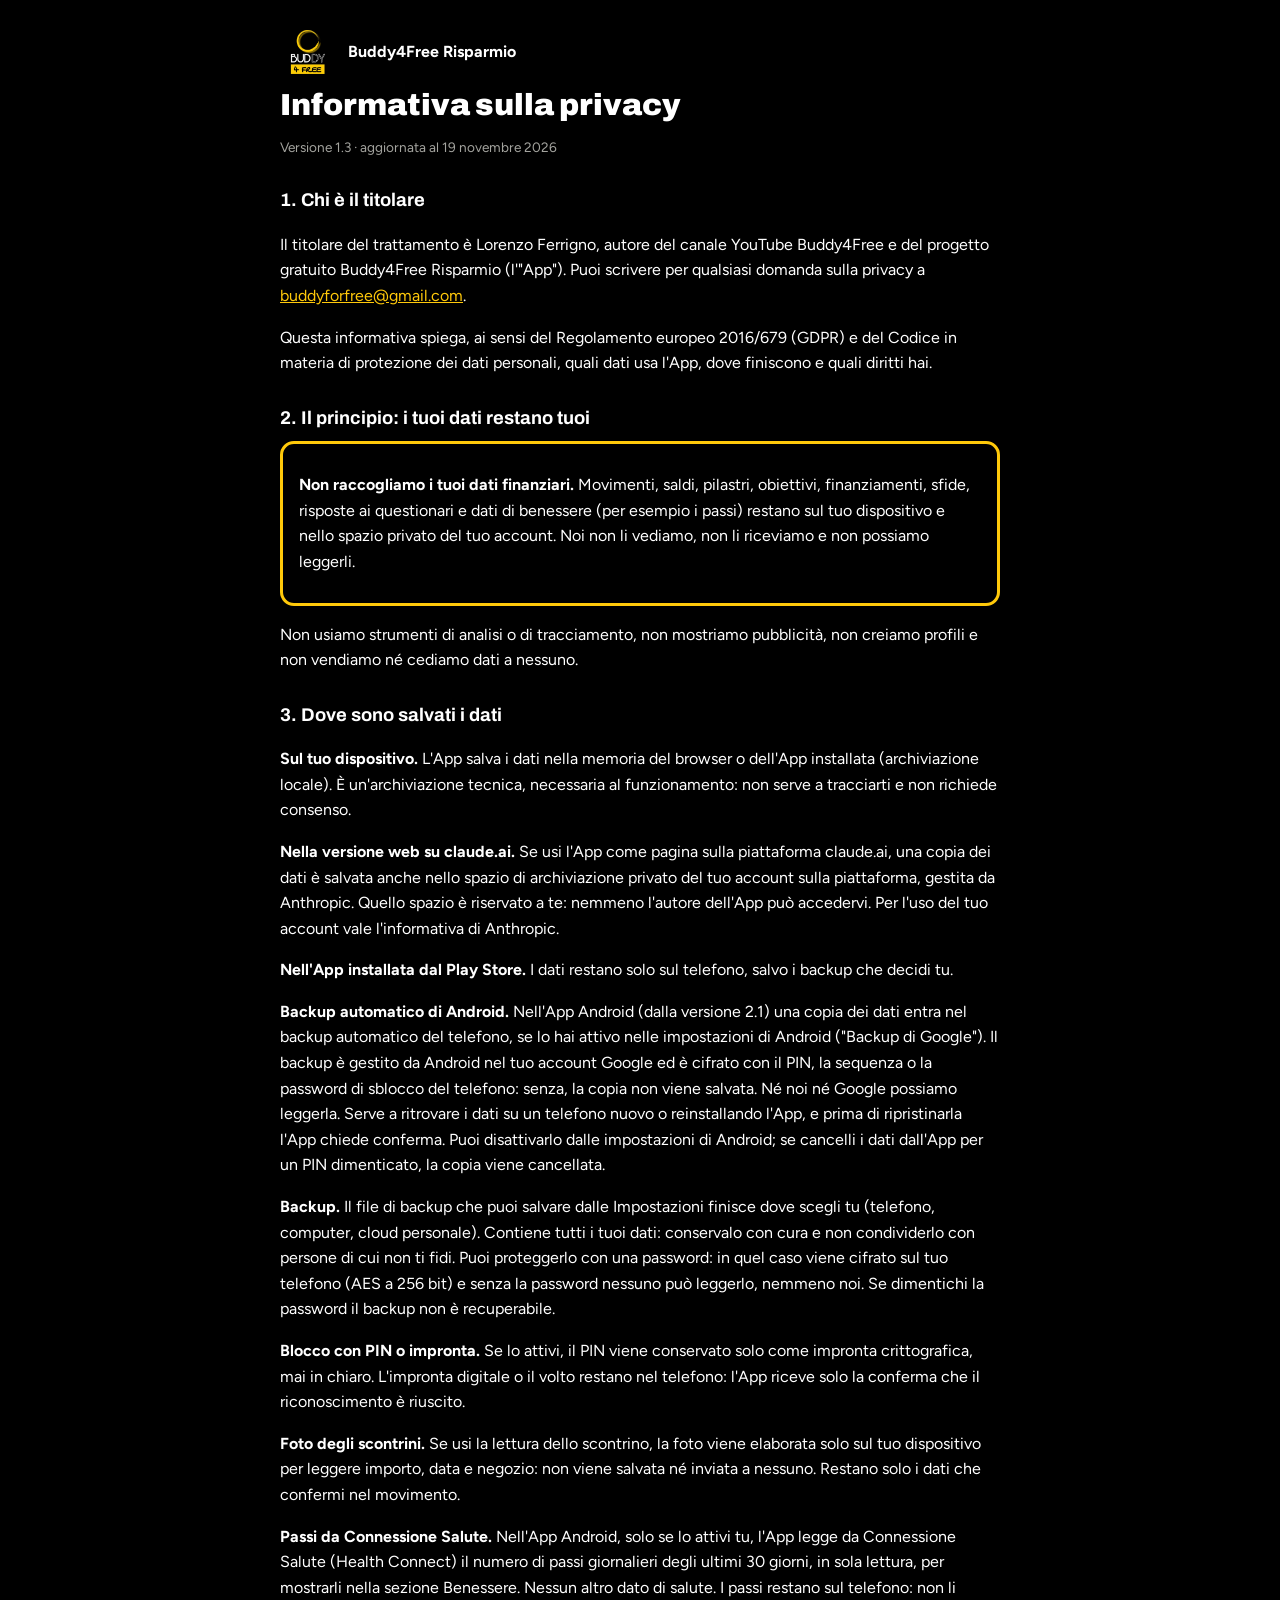
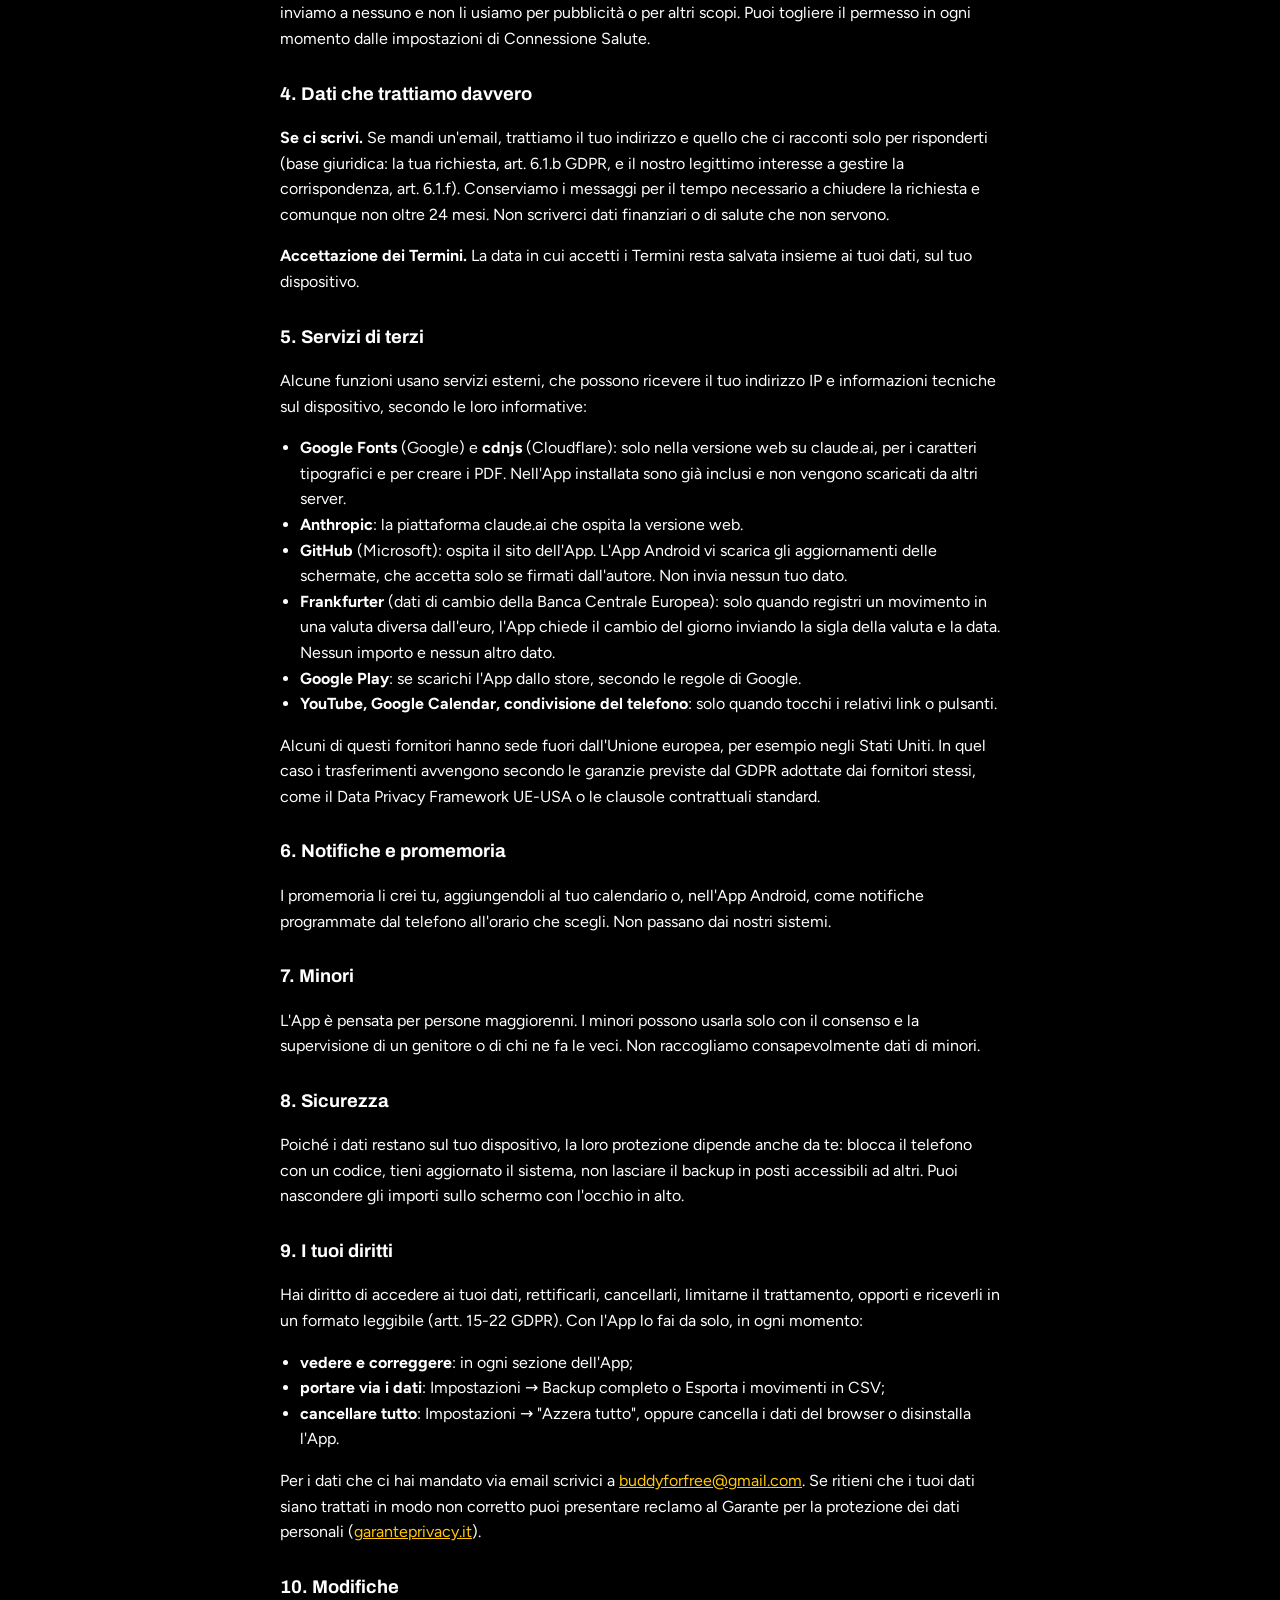
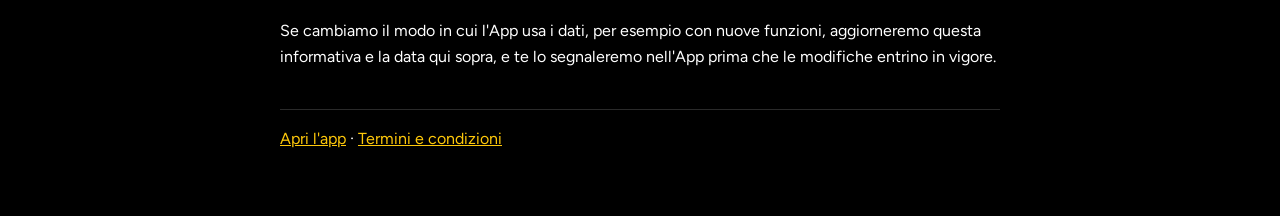
<file: privacy.html>
<!doctype html><html lang="it"><head><meta charset="utf-8"><meta name="viewport" content="width=device-width,initial-scale=1"><meta name="color-scheme" content="dark only"><title>Informativa sulla privacy · Buddy4Free Risparmio</title><link rel="icon" href="icons/icon-192.png"><link rel="stylesheet" href="fonts/fonts.css"><style>
:root{color-scheme:dark}body{margin:0;background:#000;color:#fff;font:16px/1.6 Figtree,system-ui,sans-serif}main{max-width:720px;margin:0 auto;padding:24px 16px 64px}
h1{font-family:Archivo,sans-serif;font-weight:900;font-size:1.9rem;line-height:1.15;margin:8px 0}h2{font-family:Archivo,sans-serif;font-size:1.15rem;margin:28px 0 8px}.muted{color:#A3A39E;font-size:.85rem}
a{color:#FFC90A}.tbox{border:3px solid #FFC90A;border-radius:14px;padding:12px 16px;margin:8px 0}ul{padding-left:20px}header{display:flex;align-items:center;gap:12px}header img{width:56px;height:56px;border-radius:12px}nav{margin-top:40px;border-top:1px solid #2A2A2A;padding-top:16px}
.y{color:#FFC90A}</style></head><body><main><header><img src="icons/icon-192.png" alt=""><b>Buddy4Free Risparmio</b></header><h1>Informativa sulla privacy</h1><p class="muted">Versione 1.3 · aggiornata al 19 novembre 2026</p>
<h2>1. Chi è il titolare</h2><p>Il titolare del trattamento è Lorenzo Ferrigno, autore del canale YouTube Buddy4Free e del progetto gratuito Buddy4Free Risparmio (l'"App"). Puoi scrivere per qualsiasi domanda sulla privacy a <a class="y" href="mailto:buddyforfree@gmail.com">buddyforfree@gmail.com</a>.</p><p>Questa informativa spiega, ai sensi del Regolamento europeo 2016/679 (GDPR) e del Codice in materia di protezione dei dati personali, quali dati usa l'App, dove finiscono e quali diritti hai.</p>
<h2>2. Il principio: i tuoi dati restano tuoi</h2><div class="tbox"><p><b>Non raccogliamo i tuoi dati finanziari.</b> Movimenti, saldi, pilastri, obiettivi, finanziamenti, sfide, risposte ai questionari e dati di benessere (per esempio i passi) restano sul tuo dispositivo e nello spazio privato del tuo account. Noi non li vediamo, non li riceviamo e non possiamo leggerli.</p></div><p>Non usiamo strumenti di analisi o di tracciamento, non mostriamo pubblicità, non creiamo profili e non vendiamo né cediamo dati a nessuno.</p>
<h2>3. Dove sono salvati i dati</h2><p><b>Sul tuo dispositivo.</b> L'App salva i dati nella memoria del browser o dell'App installata (archiviazione locale). È un'archiviazione tecnica, necessaria al funzionamento: non serve a tracciarti e non richiede consenso.</p><p><b>Nella versione web su claude.ai.</b> Se usi l'App come pagina sulla piattaforma claude.ai, una copia dei dati è salvata anche nello spazio di archiviazione privato del tuo account sulla piattaforma, gestita da Anthropic. Quello spazio è riservato a te: nemmeno l'autore dell'App può accedervi. Per l'uso del tuo account vale l'informativa di Anthropic.</p><p><b>Nell'App installata dal Play Store.</b> I dati restano solo sul telefono, salvo i backup che decidi tu.</p><p><b>Backup automatico di Android.</b> Nell'App Android (dalla versione 2.1) una copia dei dati entra nel backup automatico del telefono, se lo hai attivo nelle impostazioni di Android ("Backup di Google"). Il backup è gestito da Android nel tuo account Google ed è cifrato con il PIN, la sequenza o la password di sblocco del telefono: senza, la copia non viene salvata. Né noi né Google possiamo leggerla. Serve a ritrovare i dati su un telefono nuovo o reinstallando l'App, e prima di ripristinarla l'App chiede conferma. Puoi disattivarlo dalle impostazioni di Android; se cancelli i dati dall'App per un PIN dimenticato, la copia viene cancellata.</p><p><b>Backup.</b> Il file di backup che puoi salvare dalle Impostazioni finisce dove scegli tu (telefono, computer, cloud personale). Contiene tutti i tuoi dati: conservalo con cura e non condividerlo con persone di cui non ti fidi. Puoi proteggerlo con una password: in quel caso viene cifrato sul tuo telefono (AES a 256 bit) e senza la password nessuno può leggerlo, nemmeno noi. Se dimentichi la password il backup non è recuperabile.</p><p><b>Blocco con PIN o impronta.</b> Se lo attivi, il PIN viene conservato solo come impronta crittografica, mai in chiaro. L'impronta digitale o il volto restano nel telefono: l'App riceve solo la conferma che il riconoscimento è riuscito.</p><p><b>Foto degli scontrini.</b> Se usi la lettura dello scontrino, la foto viene elaborata solo sul tuo dispositivo per leggere importo, data e negozio: non viene salvata né inviata a nessuno. Restano solo i dati che confermi nel movimento.</p><p><b>Passi da Connessione Salute.</b> Nell'App Android, solo se lo attivi tu, l'App legge da Connessione Salute (Health Connect) il numero di passi giornalieri degli ultimi 30 giorni, in sola lettura, per mostrarli nella sezione Benessere. Nessun altro dato di salute. I passi restano sul telefono: non li inviamo a nessuno e non li usiamo per pubblicità o per altri scopi. Puoi togliere il permesso in ogni momento dalle impostazioni di Connessione Salute.</p>
<h2>4. Dati che trattiamo davvero</h2><p><b>Se ci scrivi.</b> Se mandi un'email, trattiamo il tuo indirizzo e quello che ci racconti solo per risponderti (base giuridica: la tua richiesta, art. 6.1.b GDPR, e il nostro legittimo interesse a gestire la corrispondenza, art. 6.1.f). Conserviamo i messaggi per il tempo necessario a chiudere la richiesta e comunque non oltre 24 mesi. Non scriverci dati finanziari o di salute che non servono.</p><p><b>Accettazione dei Termini.</b> La data in cui accetti i Termini resta salvata insieme ai tuoi dati, sul tuo dispositivo.</p>
<h2>5. Servizi di terzi</h2><p>Alcune funzioni usano servizi esterni, che possono ricevere il tuo indirizzo IP e informazioni tecniche sul dispositivo, secondo le loro informative:</p><ul><li><b>Google Fonts</b> (Google) e <b>cdnjs</b> (Cloudflare): solo nella versione web su claude.ai, per i caratteri tipografici e per creare i PDF. Nell'App installata sono già inclusi e non vengono scaricati da altri server.</li><li><b>Anthropic</b>: la piattaforma claude.ai che ospita la versione web.</li><li><b>GitHub</b> (Microsoft): ospita il sito dell'App. L'App Android vi scarica gli aggiornamenti delle schermate, che accetta solo se firmati dall'autore. Non invia nessun tuo dato.</li><li><b>Frankfurter</b> (dati di cambio della Banca Centrale Europea): solo quando registri un movimento in una valuta diversa dall'euro, l'App chiede il cambio del giorno inviando la sigla della valuta e la data. Nessun importo e nessun altro dato.</li><li><b>Google Play</b>: se scarichi l'App dallo store, secondo le regole di Google.</li><li><b>YouTube, Google Calendar, condivisione del telefono</b>: solo quando tocchi i relativi link o pulsanti.</li></ul><p>Alcuni di questi fornitori hanno sede fuori dall'Unione europea, per esempio negli Stati Uniti. In quel caso i trasferimenti avvengono secondo le garanzie previste dal GDPR adottate dai fornitori stessi, come il Data Privacy Framework UE-USA o le clausole contrattuali standard.</p>
<h2>6. Notifiche e promemoria</h2><p>I promemoria li crei tu, aggiungendoli al tuo calendario o, nell'App Android, come notifiche programmate dal telefono all'orario che scegli. Non passano dai nostri sistemi.</p>
<h2>7. Minori</h2><p>L'App è pensata per persone maggiorenni. I minori possono usarla solo con il consenso e la supervisione di un genitore o di chi ne fa le veci. Non raccogliamo consapevolmente dati di minori.</p>
<h2>8. Sicurezza</h2><p>Poiché i dati restano sul tuo dispositivo, la loro protezione dipende anche da te: blocca il telefono con un codice, tieni aggiornato il sistema, non lasciare il backup in posti accessibili ad altri. Puoi nascondere gli importi sullo schermo con l'occhio in alto.</p>
<h2>9. I tuoi diritti</h2><p>Hai diritto di accedere ai tuoi dati, rettificarli, cancellarli, limitarne il trattamento, opporti e riceverli in un formato leggibile (artt. 15-22 GDPR). Con l'App lo fai da solo, in ogni momento:</p><ul><li><b>vedere e correggere</b>: in ogni sezione dell'App;</li><li><b>portare via i dati</b>: Impostazioni → Backup completo o Esporta i movimenti in CSV;</li><li><b>cancellare tutto</b>: Impostazioni → "Azzera tutto", oppure cancella i dati del browser o disinstalla l'App.</li></ul><p>Per i dati che ci hai mandato via email scrivici a <a class="y" href="mailto:buddyforfree@gmail.com">buddyforfree@gmail.com</a>. Se ritieni che i tuoi dati siano trattati in modo non corretto puoi presentare reclamo al Garante per la protezione dei dati personali (<a class="y" href="https://www.garanteprivacy.it" target="_blank" rel="noopener">garanteprivacy.it</a>).</p>
<h2>10. Modifiche</h2><p>Se cambiamo il modo in cui l'App usa i dati, per esempio con nuove funzioni, aggiorneremo questa informativa e la data qui sopra, e te lo segnaleremo nell'App prima che le modifiche entrino in vigore.</p>
<nav><a href="./">Apri l'app</a> · <a href="terms.html">Termini e condizioni</a></nav></main></body></html>
</file>
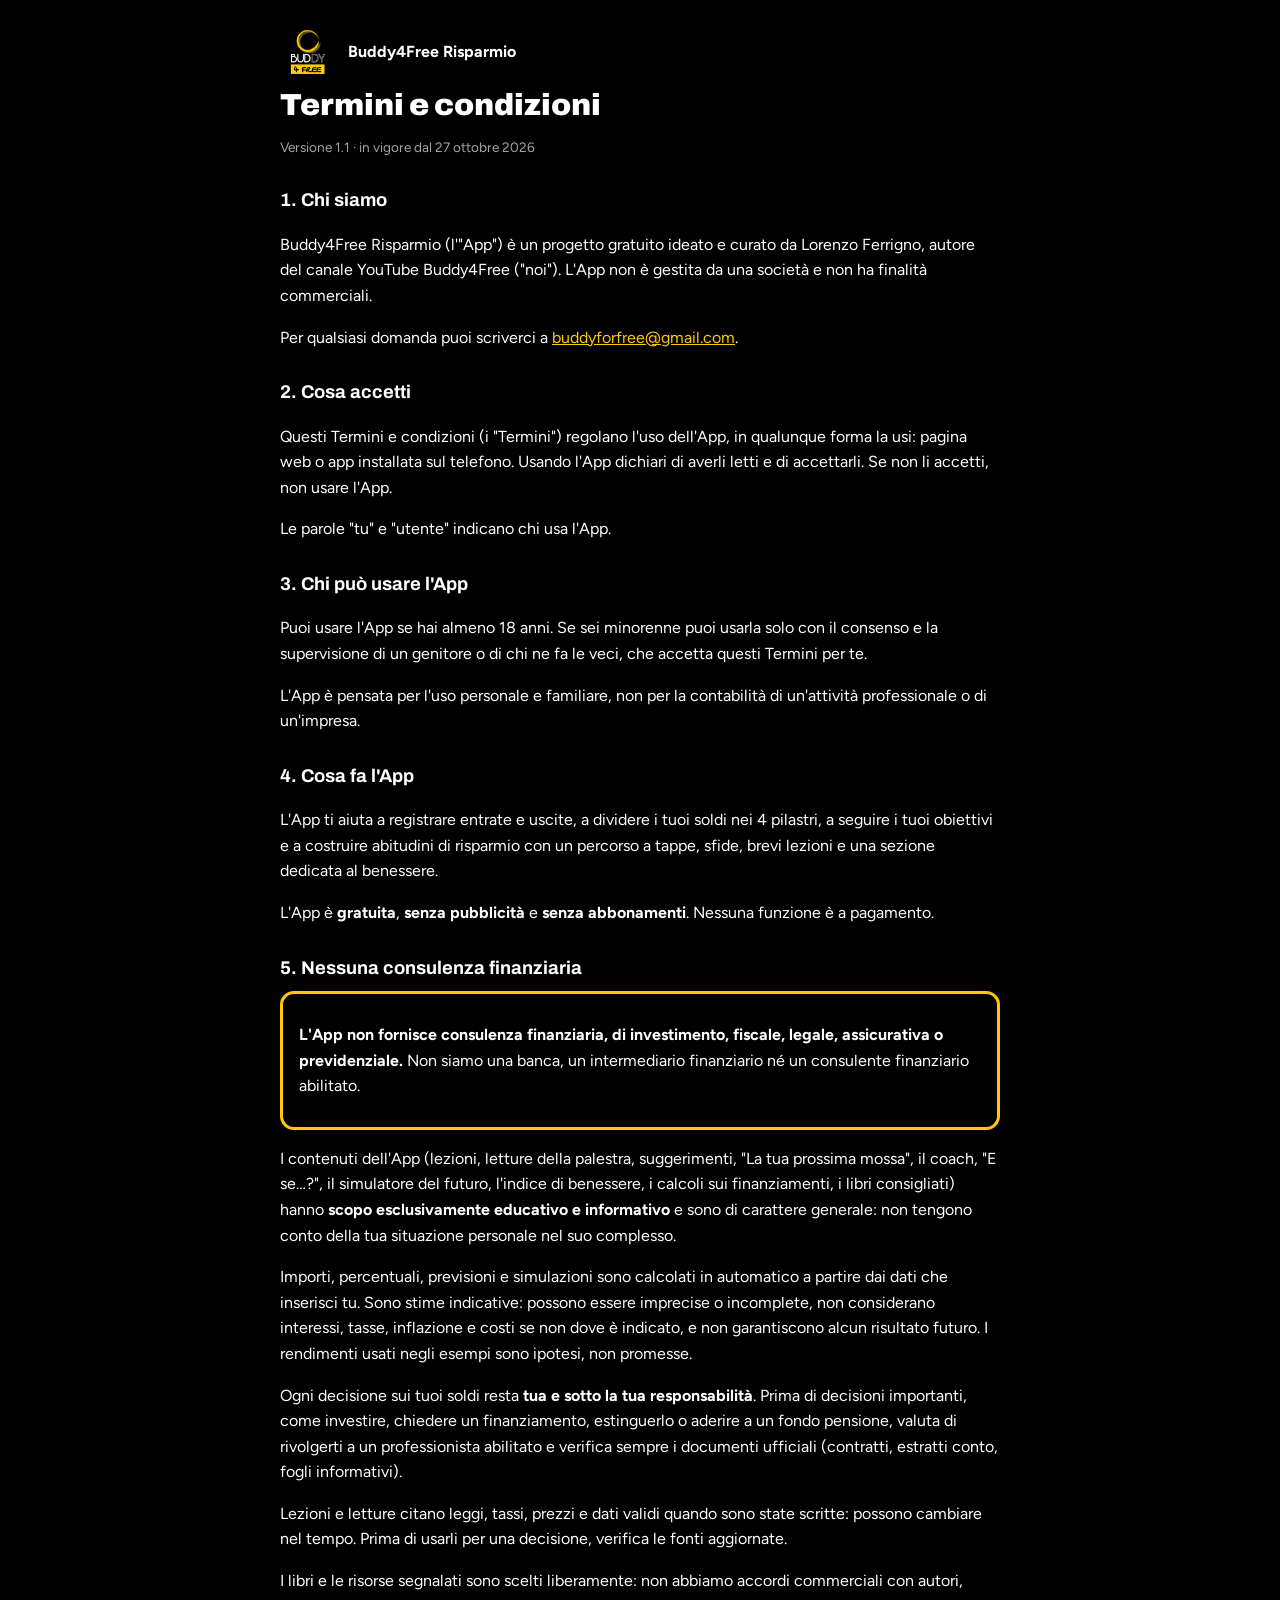
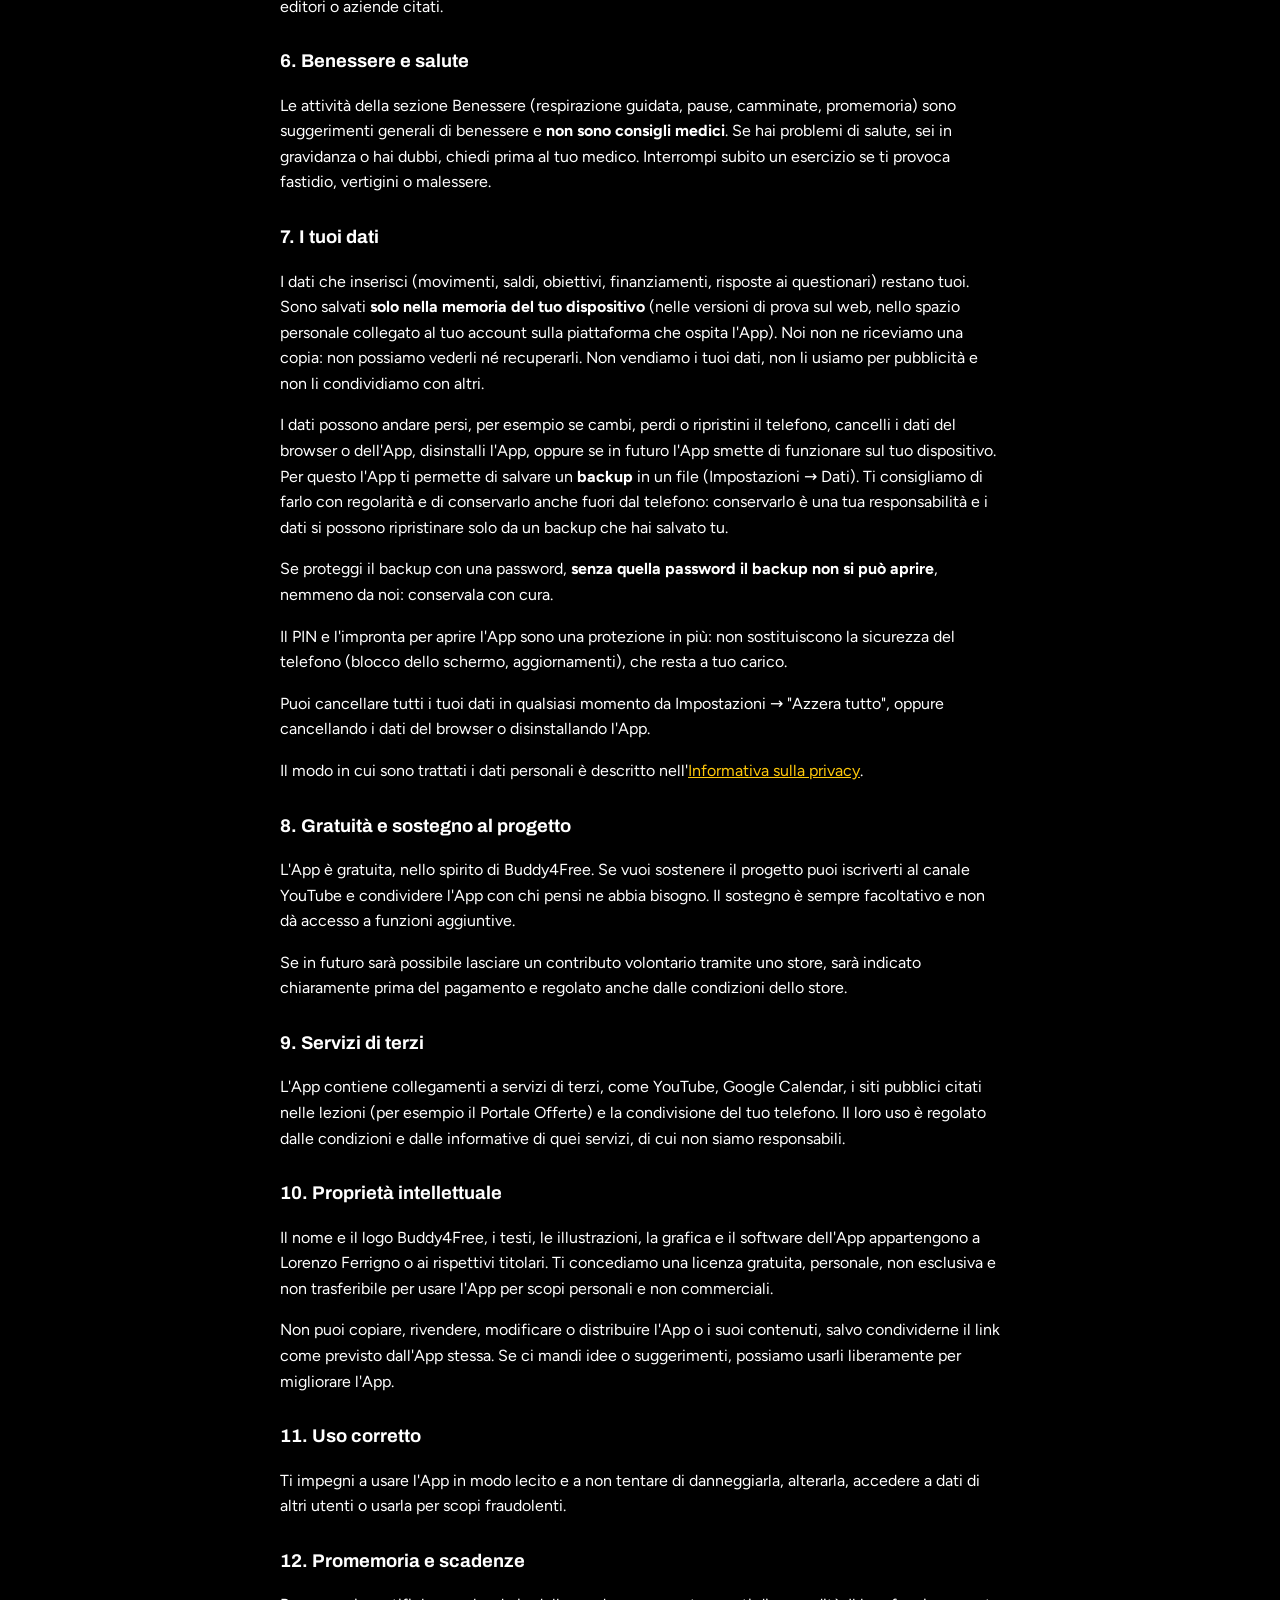
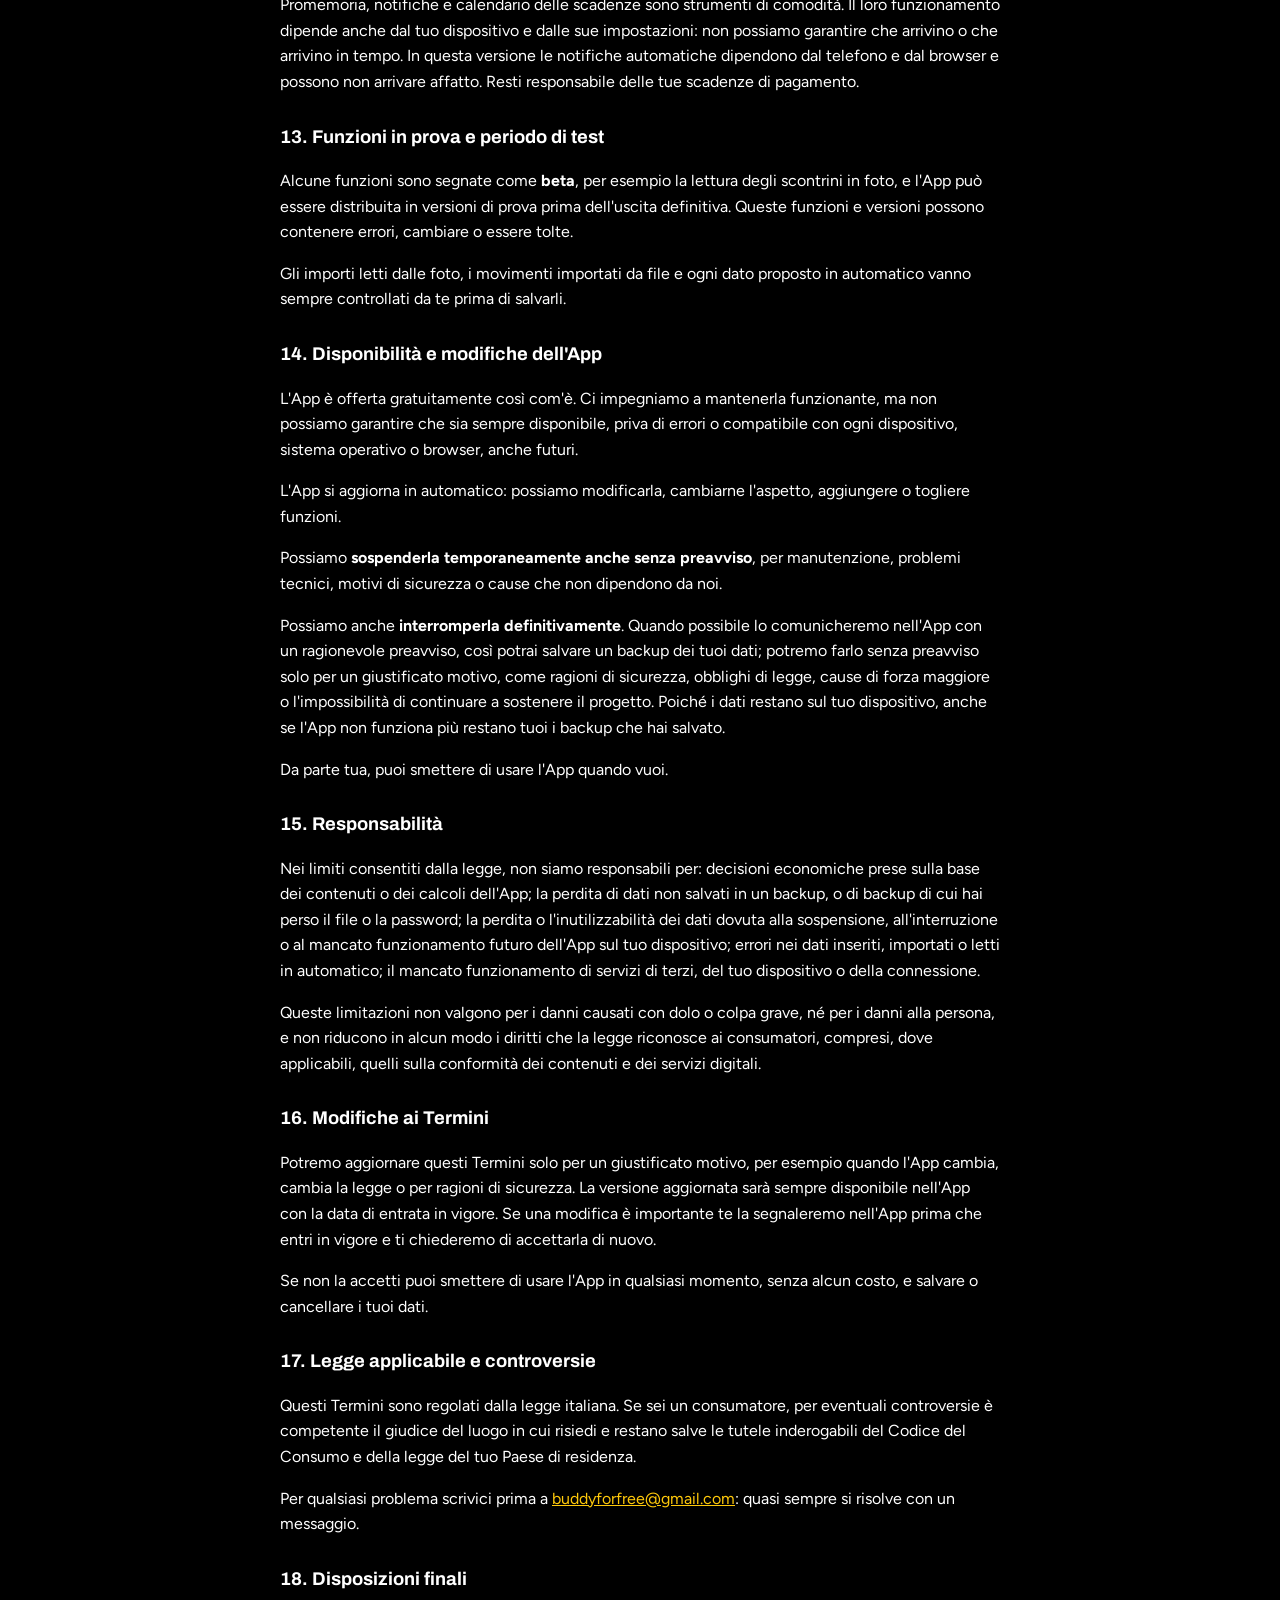
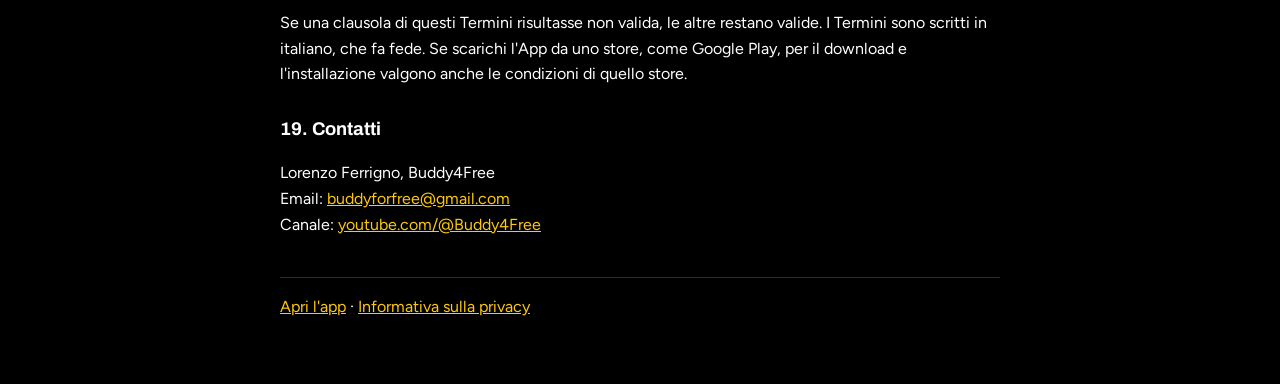
<file: terms.html>
<!doctype html><html lang="it"><head><meta charset="utf-8"><meta name="viewport" content="width=device-width,initial-scale=1"><meta name="color-scheme" content="dark only"><title>Termini e condizioni · Buddy4Free Risparmio</title><link rel="icon" href="icons/icon-192.png"><link rel="stylesheet" href="fonts/fonts.css"><style>
:root{color-scheme:dark}body{margin:0;background:#000;color:#fff;font:16px/1.6 Figtree,system-ui,sans-serif}main{max-width:720px;margin:0 auto;padding:24px 16px 64px}
h1{font-family:Archivo,sans-serif;font-weight:900;font-size:1.9rem;line-height:1.15;margin:8px 0}h2{font-family:Archivo,sans-serif;font-size:1.15rem;margin:28px 0 8px}.muted{color:#A3A39E;font-size:.85rem}
a{color:#FFC90A}.tbox{border:3px solid #FFC90A;border-radius:14px;padding:12px 16px;margin:8px 0}ul{padding-left:20px}header{display:flex;align-items:center;gap:12px}header img{width:56px;height:56px;border-radius:12px}nav{margin-top:40px;border-top:1px solid #2A2A2A;padding-top:16px}
.y{color:#FFC90A}</style></head><body><main><header><img src="icons/icon-192.png" alt=""><b>Buddy4Free Risparmio</b></header><h1>Termini e condizioni</h1><p class="muted">Versione 1.1 · in vigore dal 27 ottobre 2026</p>
<h2>1. Chi siamo</h2><p>Buddy4Free Risparmio (l'"App") è un progetto gratuito ideato e curato da Lorenzo Ferrigno, autore del canale YouTube Buddy4Free ("noi"). L'App non è gestita da una società e non ha finalità commerciali.</p><p>Per qualsiasi domanda puoi scriverci a <a class="y" href="mailto:buddyforfree@gmail.com">buddyforfree@gmail.com</a>.</p>
<h2>2. Cosa accetti</h2><p>Questi Termini e condizioni (i "Termini") regolano l'uso dell'App, in qualunque forma la usi: pagina web o app installata sul telefono. Usando l'App dichiari di averli letti e di accettarli. Se non li accetti, non usare l'App.</p><p>Le parole "tu" e "utente" indicano chi usa l'App.</p>
<h2>3. Chi può usare l'App</h2><p>Puoi usare l'App se hai almeno 18 anni. Se sei minorenne puoi usarla solo con il consenso e la supervisione di un genitore o di chi ne fa le veci, che accetta questi Termini per te.</p><p>L'App è pensata per l'uso personale e familiare, non per la contabilità di un'attività professionale o di un'impresa.</p>
<h2>4. Cosa fa l'App</h2><p>L'App ti aiuta a registrare entrate e uscite, a dividere i tuoi soldi nei 4 pilastri, a seguire i tuoi obiettivi e a costruire abitudini di risparmio con un percorso a tappe, sfide, brevi lezioni e una sezione dedicata al benessere.</p><p>L'App è <b>gratuita</b>, <b>senza pubblicità</b> e <b>senza abbonamenti</b>. Nessuna funzione è a pagamento.</p>
<h2>5. Nessuna consulenza finanziaria</h2><div class="tbox"><p><b>L'App non fornisce consulenza finanziaria, di investimento, fiscale, legale, assicurativa o previdenziale.</b> Non siamo una banca, un intermediario finanziario né un consulente finanziario abilitato.</p></div><p>I contenuti dell'App (lezioni, letture della palestra, suggerimenti, "La tua prossima mossa", il coach, "E se…?", il simulatore del futuro, l'indice di benessere, i calcoli sui finanziamenti, i libri consigliati) hanno <b>scopo esclusivamente educativo e informativo</b> e sono di carattere generale: non tengono conto della tua situazione personale nel suo complesso.</p><p>Importi, percentuali, previsioni e simulazioni sono calcolati in automatico a partire dai dati che inserisci tu. Sono stime indicative: possono essere imprecise o incomplete, non considerano interessi, tasse, inflazione e costi se non dove è indicato, e non garantiscono alcun risultato futuro. I rendimenti usati negli esempi sono ipotesi, non promesse.</p><p>Ogni decisione sui tuoi soldi resta <b>tua e sotto la tua responsabilità</b>. Prima di decisioni importanti, come investire, chiedere un finanziamento, estinguerlo o aderire a un fondo pensione, valuta di rivolgerti a un professionista abilitato e verifica sempre i documenti ufficiali (contratti, estratti conto, fogli informativi).</p><p>Lezioni e letture citano leggi, tassi, prezzi e dati validi quando sono state scritte: possono cambiare nel tempo. Prima di usarli per una decisione, verifica le fonti aggiornate.</p><p>I libri e le risorse segnalati sono scelti liberamente: non abbiamo accordi commerciali con autori, editori o aziende citati.</p>
<h2>6. Benessere e salute</h2><p>Le attività della sezione Benessere (respirazione guidata, pause, camminate, promemoria) sono suggerimenti generali di benessere e <b>non sono consigli medici</b>. Se hai problemi di salute, sei in gravidanza o hai dubbi, chiedi prima al tuo medico. Interrompi subito un esercizio se ti provoca fastidio, vertigini o malessere.</p>
<h2>7. I tuoi dati</h2><p>I dati che inserisci (movimenti, saldi, obiettivi, finanziamenti, risposte ai questionari) restano tuoi. Sono salvati <b>solo nella memoria del tuo dispositivo</b> (nelle versioni di prova sul web, nello spazio personale collegato al tuo account sulla piattaforma che ospita l'App). Noi non ne riceviamo una copia: non possiamo vederli né recuperarli. Non vendiamo i tuoi dati, non li usiamo per pubblicità e non li condividiamo con altri.</p><p>I dati possono andare persi, per esempio se cambi, perdi o ripristini il telefono, cancelli i dati del browser o dell'App, disinstalli l'App, oppure se in futuro l'App smette di funzionare sul tuo dispositivo. Per questo l'App ti permette di salvare un <b>backup</b> in un file (Impostazioni → Dati). Ti consigliamo di farlo con regolarità e di conservarlo anche fuori dal telefono: conservarlo è una tua responsabilità e i dati si possono ripristinare solo da un backup che hai salvato tu.</p><p>Se proteggi il backup con una password, <b>senza quella password il backup non si può aprire</b>, nemmeno da noi: conservala con cura.</p><p>Il PIN e l'impronta per aprire l'App sono una protezione in più: non sostituiscono la sicurezza del telefono (blocco dello schermo, aggiornamenti), che resta a tuo carico.</p><p>Puoi cancellare tutti i tuoi dati in qualsiasi momento da Impostazioni → "Azzera tutto", oppure cancellando i dati del browser o disinstallando l'App.</p><p>Il modo in cui sono trattati i dati personali è descritto nell'<a href="privacy.html">Informativa sulla privacy</a>.</p>
<h2>8. Gratuità e sostegno al progetto</h2><p>L'App è gratuita, nello spirito di Buddy4Free. Se vuoi sostenere il progetto puoi iscriverti al canale YouTube e condividere l'App con chi pensi ne abbia bisogno. Il sostegno è sempre facoltativo e non dà accesso a funzioni aggiuntive.</p><p>Se in futuro sarà possibile lasciare un contributo volontario tramite uno store, sarà indicato chiaramente prima del pagamento e regolato anche dalle condizioni dello store.</p>
<h2>9. Servizi di terzi</h2><p>L'App contiene collegamenti a servizi di terzi, come YouTube, Google Calendar, i siti pubblici citati nelle lezioni (per esempio il Portale Offerte) e la condivisione del tuo telefono. Il loro uso è regolato dalle condizioni e dalle informative di quei servizi, di cui non siamo responsabili.</p>
<h2>10. Proprietà intellettuale</h2><p>Il nome e il logo Buddy4Free, i testi, le illustrazioni, la grafica e il software dell'App appartengono a Lorenzo Ferrigno o ai rispettivi titolari. Ti concediamo una licenza gratuita, personale, non esclusiva e non trasferibile per usare l'App per scopi personali e non commerciali.</p><p>Non puoi copiare, rivendere, modificare o distribuire l'App o i suoi contenuti, salvo condividerne il link come previsto dall'App stessa. Se ci mandi idee o suggerimenti, possiamo usarli liberamente per migliorare l'App.</p>
<h2>11. Uso corretto</h2><p>Ti impegni a usare l'App in modo lecito e a non tentare di danneggiarla, alterarla, accedere a dati di altri utenti o usarla per scopi fraudolenti.</p>
<h2>12. Promemoria e scadenze</h2><p>Promemoria, notifiche e calendario delle scadenze sono strumenti di comodità. Il loro funzionamento dipende anche dal tuo dispositivo e dalle sue impostazioni: non possiamo garantire che arrivino o che arrivino in tempo. In questa versione le notifiche automatiche dipendono dal telefono e dal browser e possono non arrivare affatto. Resti responsabile delle tue scadenze di pagamento.</p>
<h2>13. Funzioni in prova e periodo di test</h2><p>Alcune funzioni sono segnate come <b>beta</b>, per esempio la lettura degli scontrini in foto, e l'App può essere distribuita in versioni di prova prima dell'uscita definitiva. Queste funzioni e versioni possono contenere errori, cambiare o essere tolte.</p><p>Gli importi letti dalle foto, i movimenti importati da file e ogni dato proposto in automatico vanno sempre controllati da te prima di salvarli.</p>
<h2>14. Disponibilità e modifiche dell'App</h2><p>L'App è offerta gratuitamente così com'è. Ci impegniamo a mantenerla funzionante, ma non possiamo garantire che sia sempre disponibile, priva di errori o compatibile con ogni dispositivo, sistema operativo o browser, anche futuri.</p><p>L'App si aggiorna in automatico: possiamo modificarla, cambiarne l'aspetto, aggiungere o togliere funzioni.</p><p>Possiamo <b>sospenderla temporaneamente anche senza preavviso</b>, per manutenzione, problemi tecnici, motivi di sicurezza o cause che non dipendono da noi.</p><p>Possiamo anche <b>interromperla definitivamente</b>. Quando possibile lo comunicheremo nell'App con un ragionevole preavviso, così potrai salvare un backup dei tuoi dati; potremo farlo senza preavviso solo per un giustificato motivo, come ragioni di sicurezza, obblighi di legge, cause di forza maggiore o l'impossibilità di continuare a sostenere il progetto. Poiché i dati restano sul tuo dispositivo, anche se l'App non funziona più restano tuoi i backup che hai salvato.</p><p>Da parte tua, puoi smettere di usare l'App quando vuoi.</p>
<h2>15. Responsabilità</h2><p>Nei limiti consentiti dalla legge, non siamo responsabili per: decisioni economiche prese sulla base dei contenuti o dei calcoli dell'App; la perdita di dati non salvati in un backup, o di backup di cui hai perso il file o la password; la perdita o l'inutilizzabilità dei dati dovuta alla sospensione, all'interruzione o al mancato funzionamento futuro dell'App sul tuo dispositivo; errori nei dati inseriti, importati o letti in automatico; il mancato funzionamento di servizi di terzi, del tuo dispositivo o della connessione.</p><p>Queste limitazioni non valgono per i danni causati con dolo o colpa grave, né per i danni alla persona, e non riducono in alcun modo i diritti che la legge riconosce ai consumatori, compresi, dove applicabili, quelli sulla conformità dei contenuti e dei servizi digitali.</p>
<h2>16. Modifiche ai Termini</h2><p>Potremo aggiornare questi Termini solo per un giustificato motivo, per esempio quando l'App cambia, cambia la legge o per ragioni di sicurezza. La versione aggiornata sarà sempre disponibile nell'App con la data di entrata in vigore. Se una modifica è importante te la segnaleremo nell'App prima che entri in vigore e ti chiederemo di accettarla di nuovo.</p><p>Se non la accetti puoi smettere di usare l'App in qualsiasi momento, senza alcun costo, e salvare o cancellare i tuoi dati.</p>
<h2>17. Legge applicabile e controversie</h2><p>Questi Termini sono regolati dalla legge italiana. Se sei un consumatore, per eventuali controversie è competente il giudice del luogo in cui risiedi e restano salve le tutele inderogabili del Codice del Consumo e della legge del tuo Paese di residenza.</p><p>Per qualsiasi problema scrivici prima a <a class="y" href="mailto:buddyforfree@gmail.com">buddyforfree@gmail.com</a>: quasi sempre si risolve con un messaggio.</p>
<h2>18. Disposizioni finali</h2><p>Se una clausola di questi Termini risultasse non valida, le altre restano valide. I Termini sono scritti in italiano, che fa fede. Se scarichi l'App da uno store, come Google Play, per il download e l'installazione valgono anche le condizioni di quello store.</p>
<h2>19. Contatti</h2><p>Lorenzo Ferrigno, Buddy4Free<br>Email: <a class="y" href="mailto:buddyforfree@gmail.com">buddyforfree@gmail.com</a><br>Canale: <a class="y" href="https://www.youtube.com/@Buddy4Free" target="_blank" rel="noopener">youtube.com/@Buddy4Free</a></p>
<nav><a href="./">Apri l'app</a> · <a href="privacy.html">Informativa sulla privacy</a></nav></main></body></html>
</file>
<file: fonts/fonts.css>
@font-face{font-family:'Archivo';font-style:normal;font-weight:500;font-display:swap;src:url(archivo.woff2) format('woff2');unicode-range:U+0000-00FF, U+0131, U+0152-0153, U+02BB-02BC, U+02C6, U+02DA, U+02DC, U+0304, U+0308, U+0329, U+2000-206F, U+20AC, U+2122, U+2191, U+2193, U+2212, U+2215, U+FEFF, U+FFFD}
@font-face{font-family:'Archivo';font-style:normal;font-weight:700;font-display:swap;src:url(archivo.woff2) format('woff2');unicode-range:U+0000-00FF, U+0131, U+0152-0153, U+02BB-02BC, U+02C6, U+02DA, U+02DC, U+0304, U+0308, U+0329, U+2000-206F, U+20AC, U+2122, U+2191, U+2193, U+2212, U+2215, U+FEFF, U+FFFD}
@font-face{font-family:'Archivo';font-style:normal;font-weight:800;font-display:swap;src:url(archivo.woff2) format('woff2');unicode-range:U+0000-00FF, U+0131, U+0152-0153, U+02BB-02BC, U+02C6, U+02DA, U+02DC, U+0304, U+0308, U+0329, U+2000-206F, U+20AC, U+2122, U+2191, U+2193, U+2212, U+2215, U+FEFF, U+FFFD}
@font-face{font-family:'Archivo';font-style:normal;font-weight:900;font-display:swap;src:url(archivo.woff2) format('woff2');unicode-range:U+0000-00FF, U+0131, U+0152-0153, U+02BB-02BC, U+02C6, U+02DA, U+02DC, U+0304, U+0308, U+0329, U+2000-206F, U+20AC, U+2122, U+2191, U+2193, U+2212, U+2215, U+FEFF, U+FFFD}
@font-face{font-family:'Figtree';font-style:normal;font-weight:400;font-display:swap;src:url(figtree.woff2) format('woff2');unicode-range:U+0000-00FF, U+0131, U+0152-0153, U+02BB-02BC, U+02C6, U+02DA, U+02DC, U+0304, U+0308, U+0329, U+2000-206F, U+20AC, U+2122, U+2191, U+2193, U+2212, U+2215, U+FEFF, U+FFFD}
@font-face{font-family:'Figtree';font-style:normal;font-weight:500;font-display:swap;src:url(figtree.woff2) format('woff2');unicode-range:U+0000-00FF, U+0131, U+0152-0153, U+02BB-02BC, U+02C6, U+02DA, U+02DC, U+0304, U+0308, U+0329, U+2000-206F, U+20AC, U+2122, U+2191, U+2193, U+2212, U+2215, U+FEFF, U+FFFD}
@font-face{font-family:'Figtree';font-style:normal;font-weight:600;font-display:swap;src:url(figtree.woff2) format('woff2');unicode-range:U+0000-00FF, U+0131, U+0152-0153, U+02BB-02BC, U+02C6, U+02DA, U+02DC, U+0304, U+0308, U+0329, U+2000-206F, U+20AC, U+2122, U+2191, U+2193, U+2212, U+2215, U+FEFF, U+FFFD}
@font-face{font-family:'Figtree';font-style:normal;font-weight:700;font-display:swap;src:url(figtree.woff2) format('woff2');unicode-range:U+0000-00FF, U+0131, U+0152-0153, U+02BB-02BC, U+02C6, U+02DA, U+02DC, U+0304, U+0308, U+0329, U+2000-206F, U+20AC, U+2122, U+2191, U+2193, U+2212, U+2215, U+FEFF, U+FFFD}
@font-face{font-family:'Permanent Marker';font-style:normal;font-weight:400;font-display:swap;src:url(permanentmarker.woff2) format('woff2');unicode-range:U+0000-00FF, U+0131, U+0152-0153, U+02BB-02BC, U+02C6, U+02DA, U+02DC, U+0304, U+0308, U+0329, U+2000-206F, U+20AC, U+2122, U+2191, U+2193, U+2212, U+2215, U+FEFF, U+FFFD}
</file>
